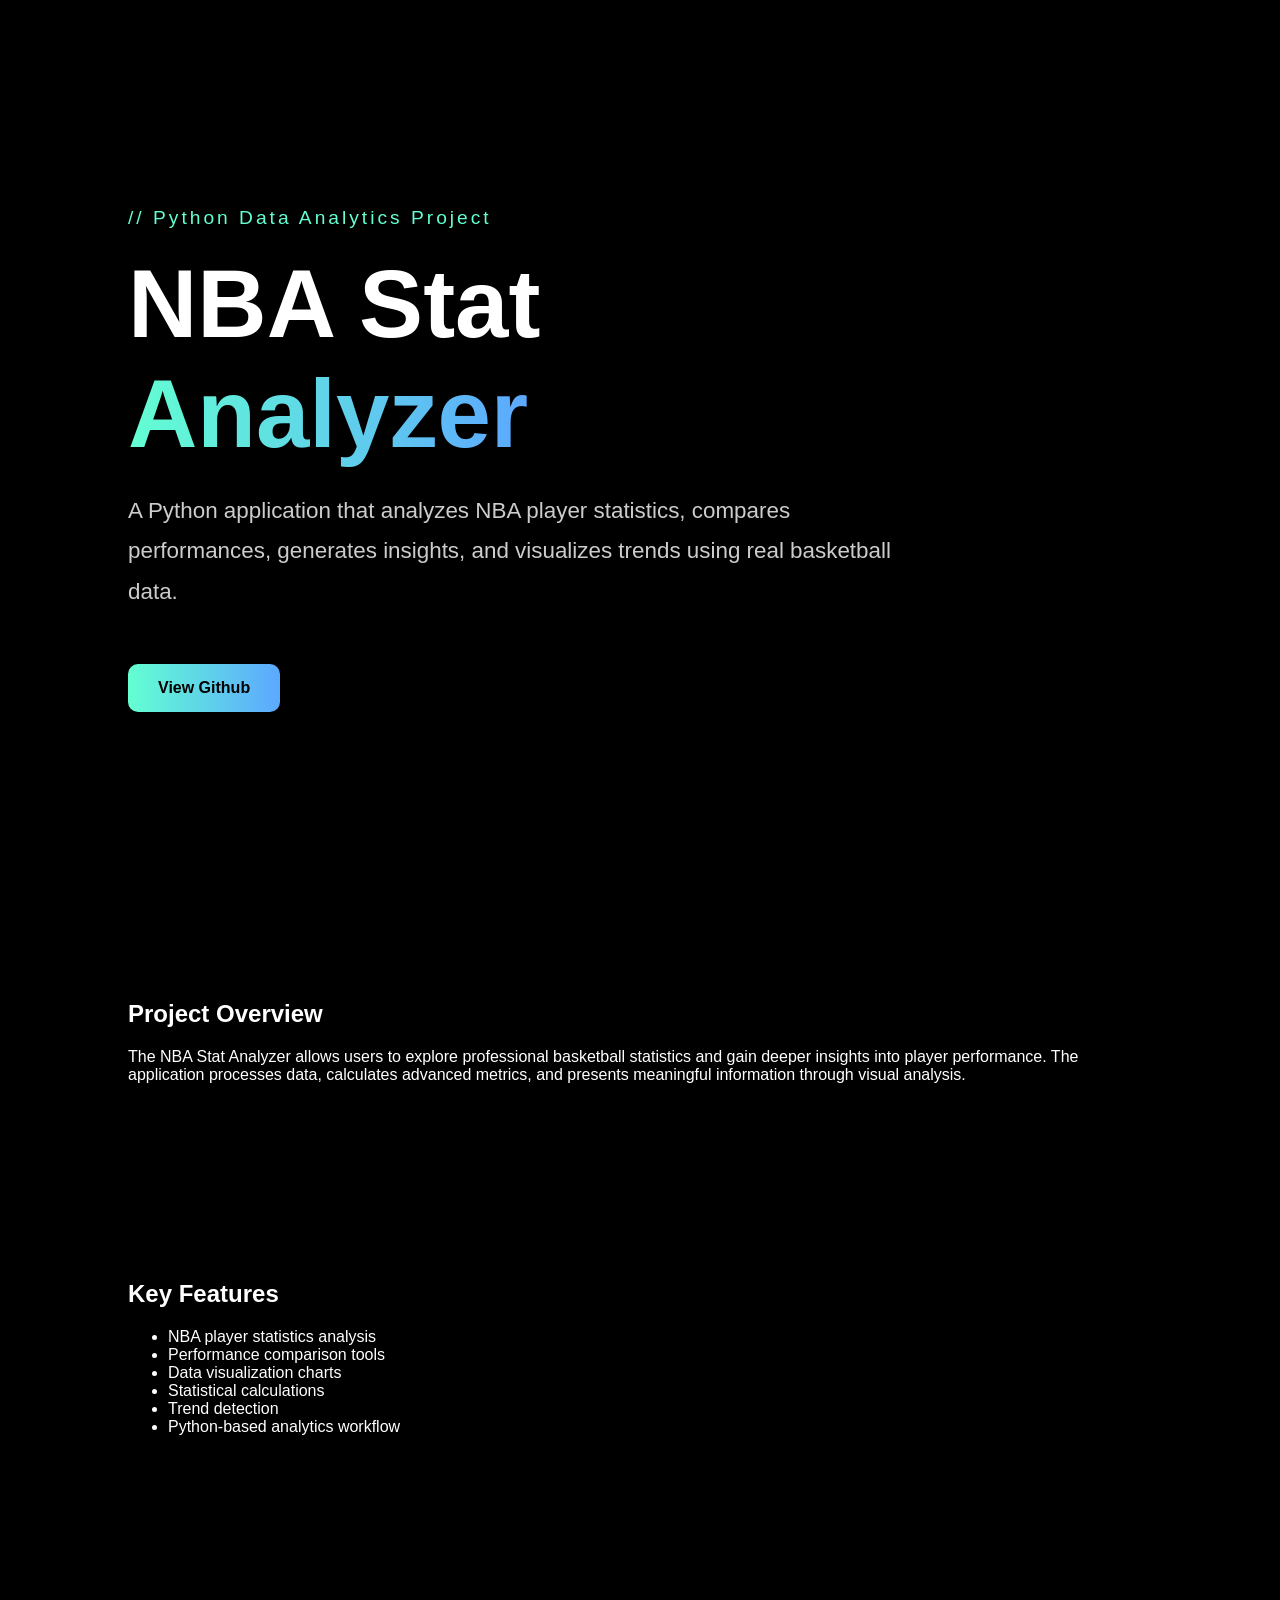
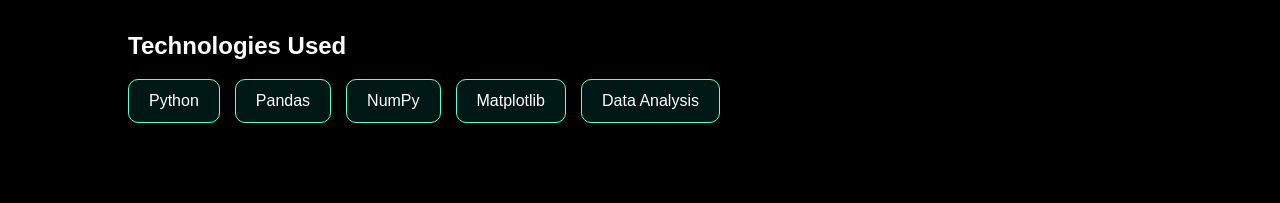
<file: nba_analyzer.html>
<!DOCTYPE html>
<html>

<head>
    <title>NBA Stat Analyzer</title>

    <link rel="stylesheet" href="analyzer.css">

    <link rel="icon" href="favicon.jpeg">
</head>

<body>

<section class="hero">

    <div class="hero-content">

        <p class="tag">// Python Data Analytics Project</p>

        <h1>
            NBA Stat
            <span>Analyzer</span>
        </h1>

        <p class="description">

            A Python application that analyzes NBA player
            statistics, compares performances,
            generates insights, and visualizes trends
            using real basketball data.

        </p>

        <div class="buttons">

            <a href="https://github.com/salas-son-programming/NBA_stat_analyzer"
               target="_blank"
               class="btn-primary">
               View Github
            </a>

        </div>

    </div>

</section>

<section>

    <h2>Project Overview</h2>

    <p>

        The NBA Stat Analyzer allows users to explore
        professional basketball statistics and gain
        deeper insights into player performance.

        The application processes data, calculates
        advanced metrics, and presents meaningful
        information through visual analysis.

    </p>

</section>

<section>

    <h2>Key Features</h2>

    <ul>

        <li>NBA player statistics analysis</li>

        <li>Performance comparison tools</li>

        <li>Data visualization charts</li>

        <li>Statistical calculations</li>

        <li>Trend detection</li>

        <li>Python-based analytics workflow</li>

    </ul>

</section>

<section>

    <h2>Technologies Used</h2>

    <div class="skills">

        <span>Python</span>
        <span>Pandas</span>
        <span>NumPy</span>
        <span>Matplotlib</span>
        <span>Data Analysis</span>

    </div>

</section>

</body>
</html>
</file>
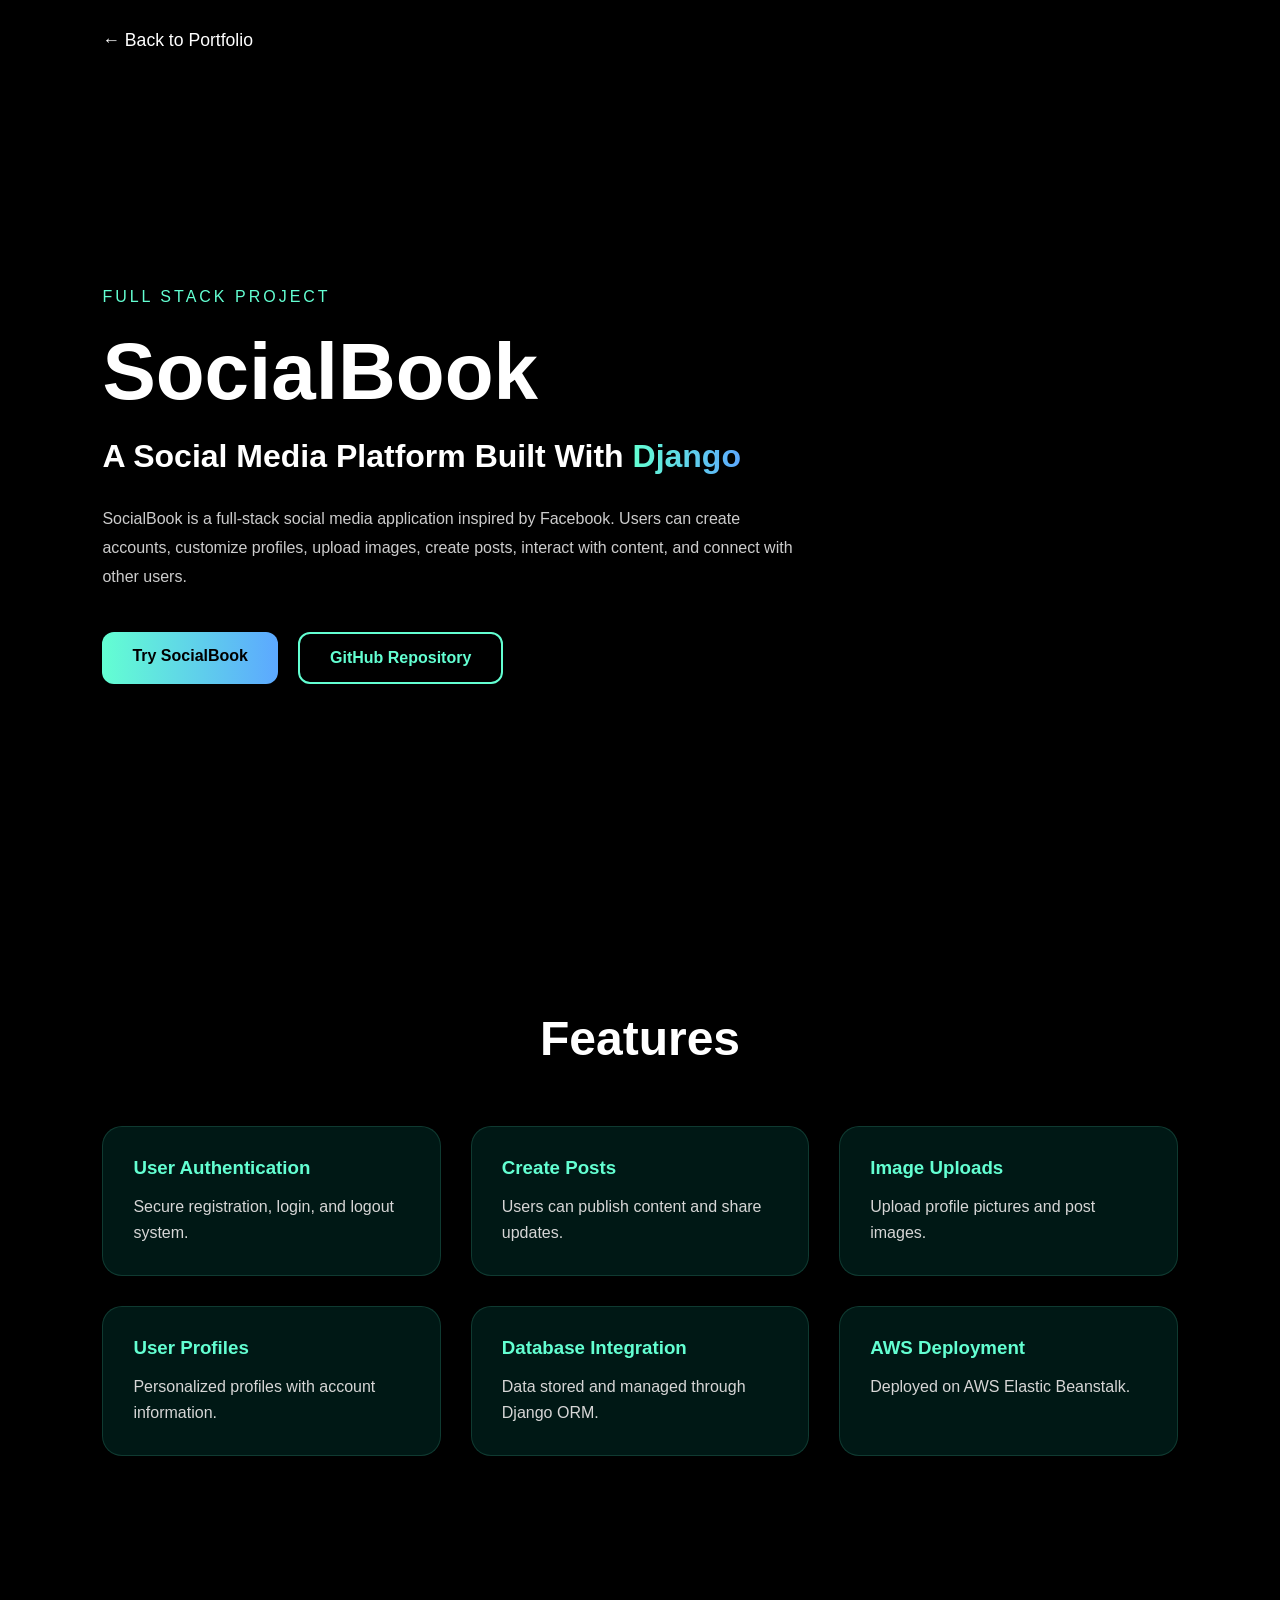
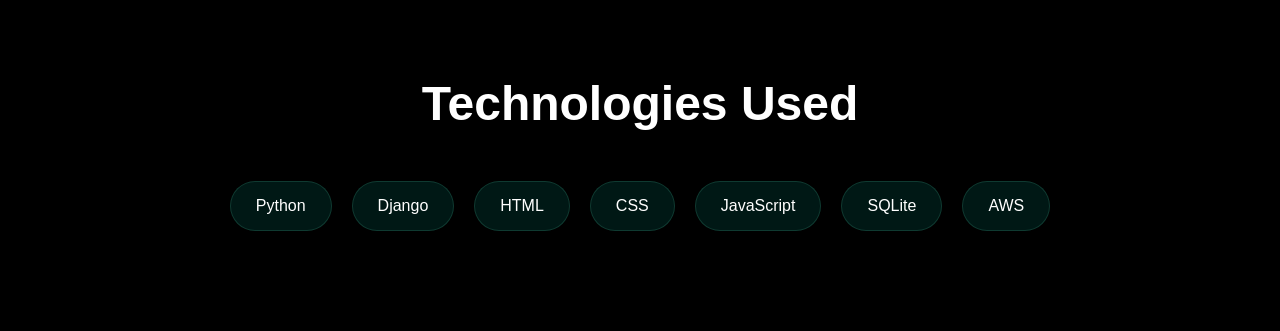
<file: socialbook.html>
<!DOCTYPE html>
<html lang="en">
<head>
    <meta charset="UTF-8">
    <meta name="viewport" content="width=device-width, initial-scale=1.0">
    <title>SocialBook Project</title>
    <link rel="stylesheet" href="socialbook.css">
</head>
<body>

    <nav>
        <a href="index.html">← Back to Portfolio</a>
    </nav>

    <section class="hero">

        <div class="hero-text">
            <p class="tag">FULL STACK PROJECT</p>

            <h1>SocialBook</h1>

            <h2>
                A Social Media Platform Built With
                <span>Django</span>
            </h2>

            <p class="description">
                SocialBook is a full-stack social media application inspired by Facebook.
                Users can create accounts, customize profiles, upload images,
                create posts, interact with content, and connect with other users.
            </p>

            <div class="buttons">

                <a href="http://social-book-env.eba-5sfkmpmv.us-east-2.elasticbeanstalk.com"
                   target="_blank"
                   class="live-btn">
                    Try SocialBook
                </a>

                <a href="https://github.com/salas-son-programming/Social-Media-App/tree/main/social_book"
                   target="_blank"
                   class="github-btn">
                    GitHub Repository
                </a>

            </div>
        </div>

        <!-- <div class="hero-image">
            <img src="socialbook_background.png" alt="SocialBook">
        </div> -->

    </section>

    <section class="features">

        <h2>Features</h2>

        <div class="features-grid">

            <div class="feature-card">
                <h3>User Authentication</h3>
                <p>Secure registration, login, and logout system.</p>
            </div>

            <div class="feature-card">
                <h3>Create Posts</h3>
                <p>Users can publish content and share updates.</p>
            </div>

            <div class="feature-card">
                <h3>Image Uploads</h3>
                <p>Upload profile pictures and post images.</p>
            </div>

            <div class="feature-card">
                <h3>User Profiles</h3>
                <p>Personalized profiles with account information.</p>
            </div>

            <div class="feature-card">
                <h3>Database Integration</h3>
                <p>Data stored and managed through Django ORM.</p>
            </div>

            <div class="feature-card">
                <h3>AWS Deployment</h3>
                <p>Deployed on AWS Elastic Beanstalk.</p>
            </div>

        </div>

    </section>

    <section class="tech-stack">

        <h2>Technologies Used</h2>

        <div class="tech-container">

            <span>Python</span>
            <span>Django</span>
            <span>HTML</span>
            <span>CSS</span>
            <span>JavaScript</span>
            <span>SQLite</span>
            <span>AWS</span>

        </div>

    </section>

</body>
</html>
</file>
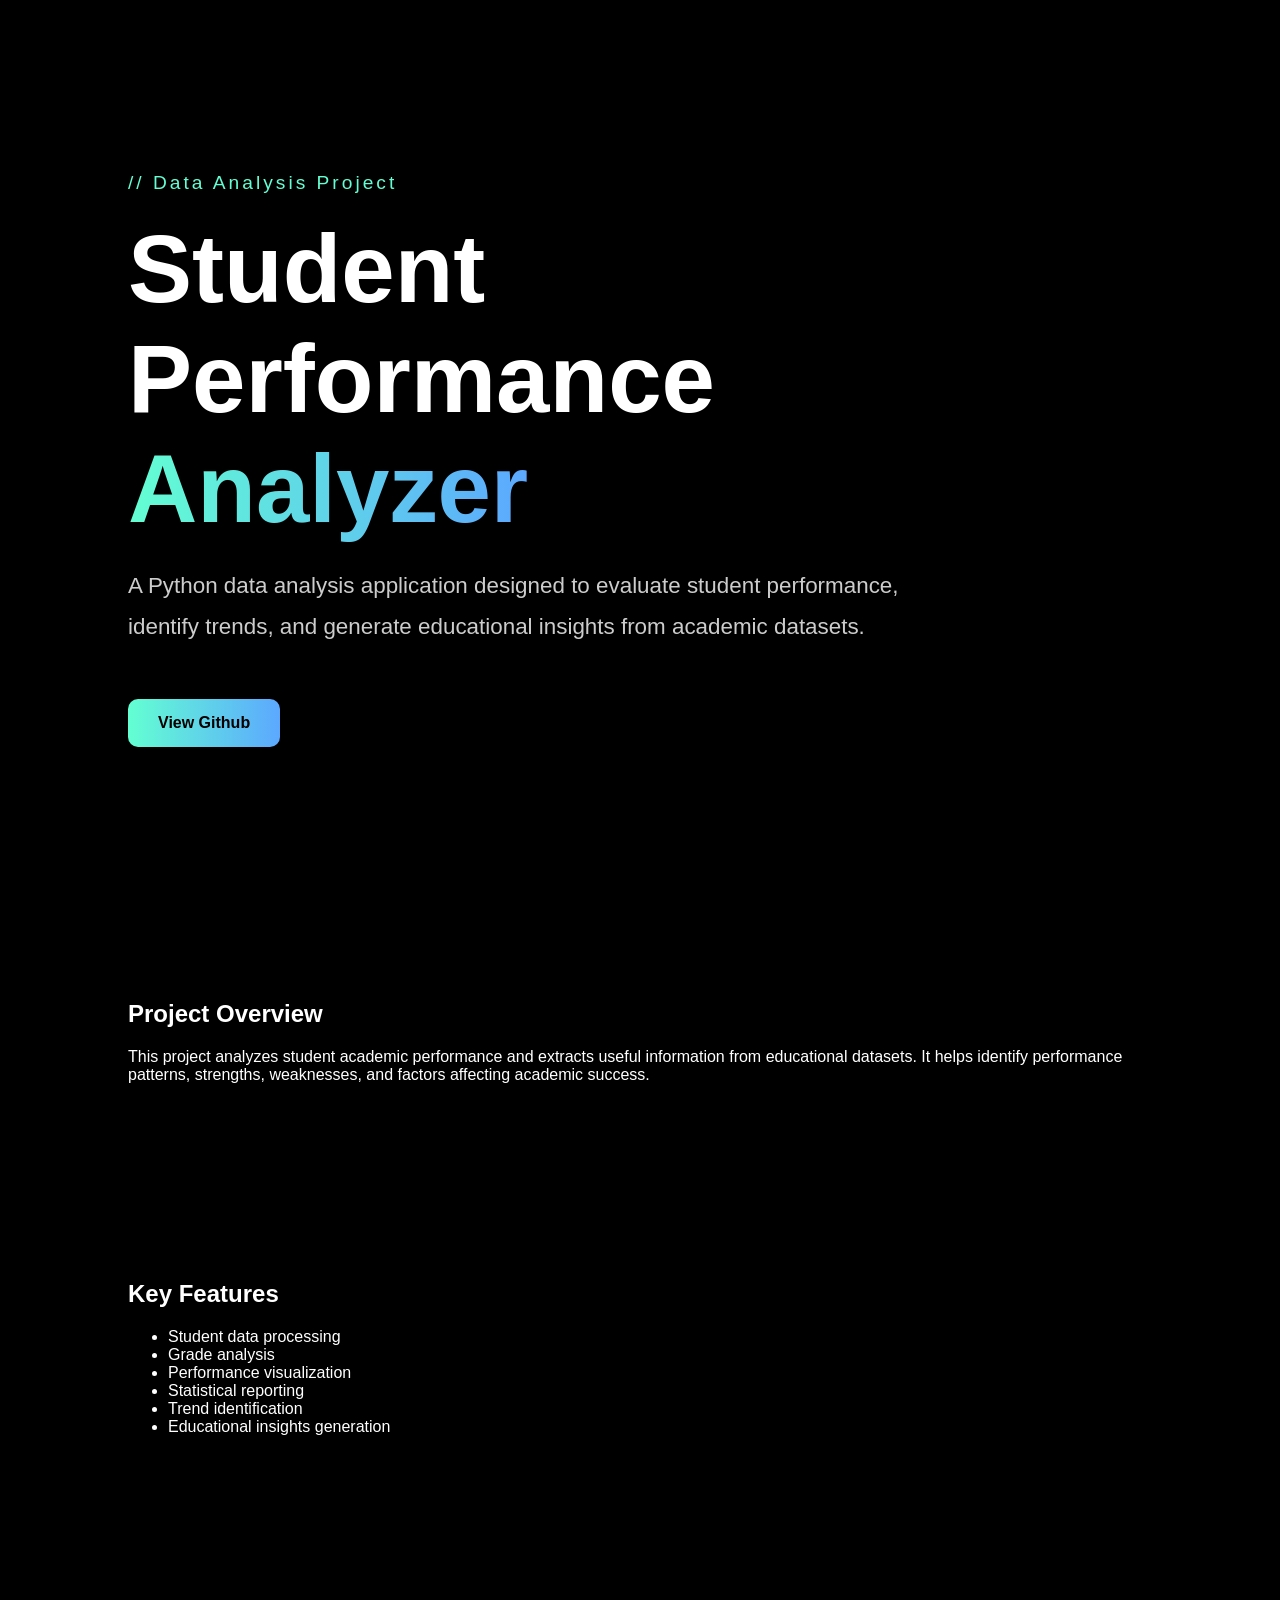
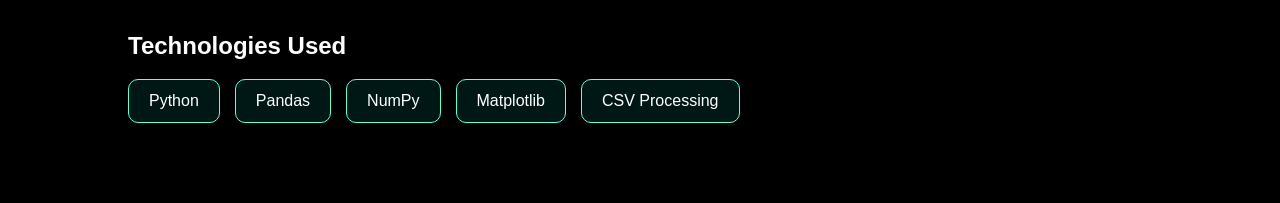
<file: student_analyzer.html>
<!DOCTYPE html>
<html>

<head>

    <title>Student Performance Analyzer</title>

    <link rel="stylesheet"
          href="analyzer.css">

</head>

<body>

<section class="hero">

    <div class="hero-content">

        <p class="tag">// Data Analysis Project</p>

        <h1>

            Student Performance
            <span>Analyzer</span>

        </h1>

        <p class="description">

            A Python data analysis application
            designed to evaluate student performance,
            identify trends, and generate educational
            insights from academic datasets.

        </p>

        <div class="buttons">

            <a href="https://github.com/salas-son-programming/Student_Performance_Analyzer"
               target="_blank"
               class="btn-primary">

               View Github

            </a>

        </div>

    </div>

</section>

<section>

    <h2>Project Overview</h2>

    <p>

        This project analyzes student academic
        performance and extracts useful information
        from educational datasets.

        It helps identify performance patterns,
        strengths, weaknesses, and factors affecting
        academic success.

    </p>

</section>

<section>

    <h2>Key Features</h2>

    <ul>

        <li>Student data processing</li>

        <li>Grade analysis</li>

        <li>Performance visualization</li>

        <li>Statistical reporting</li>

        <li>Trend identification</li>

        <li>Educational insights generation</li>

    </ul>

</section>

<section>

    <h2>Technologies Used</h2>

    <div class="skills">

        <span>Python</span>
        <span>Pandas</span>
        <span>NumPy</span>
        <span>Matplotlib</span>
        <span>CSV Processing</span>

    </div>

</section>

</body>
</html>
</file>
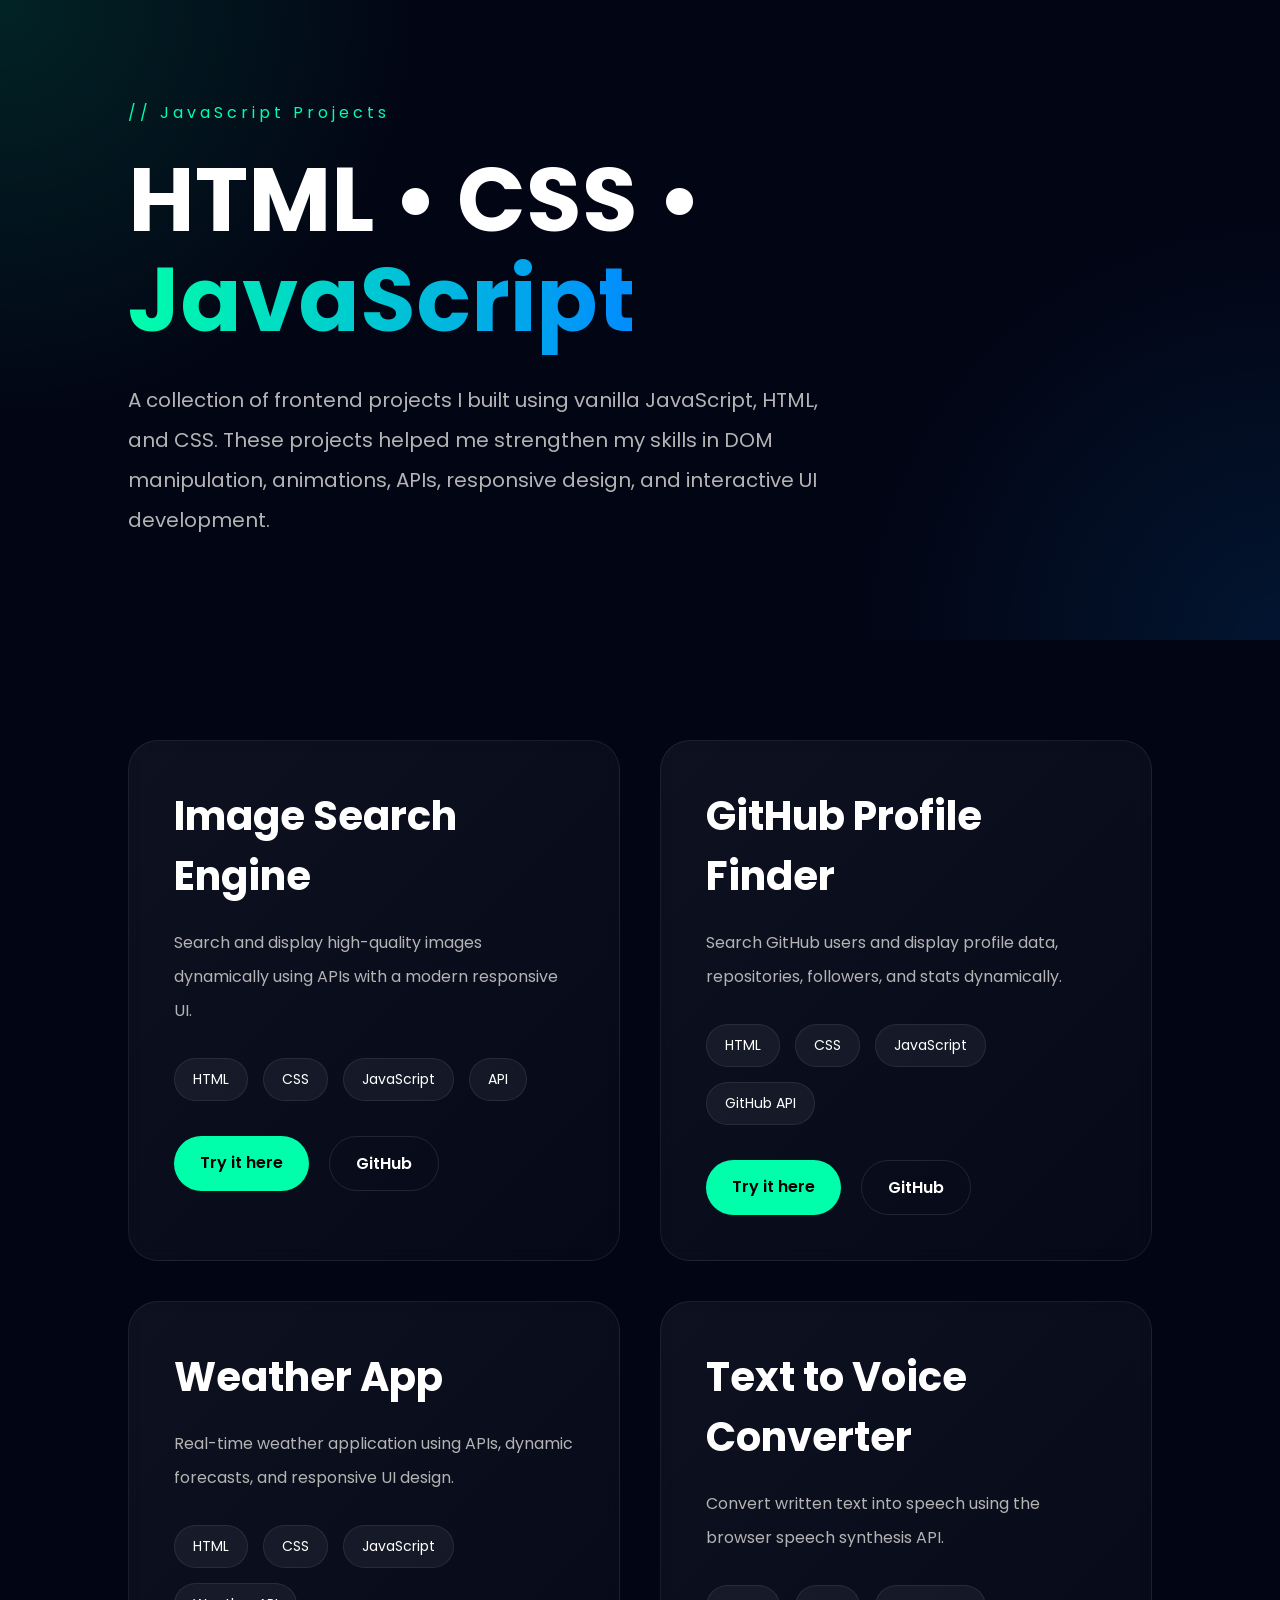
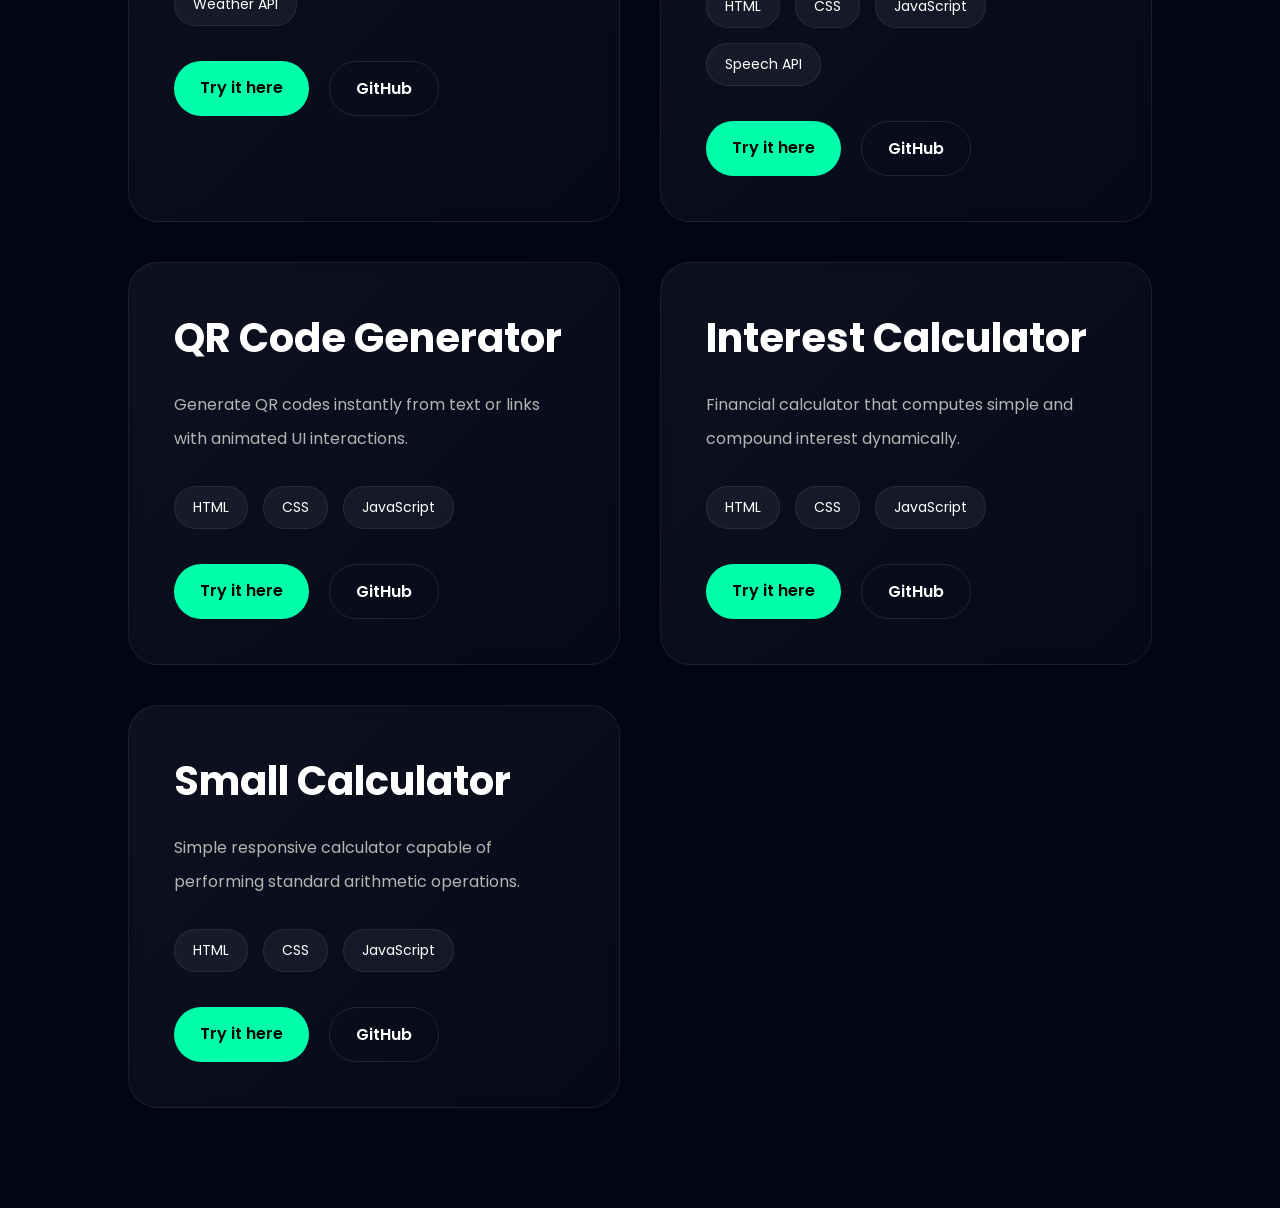
<file: web_projects.html>
<!DOCTYPE html>
<html lang="en">
<head>

    <meta charset="UTF-8">

    <meta name="viewport"
    content="width=device-width, initial-scale=1.0">

    <title>Web Projects</title>
    <link rel="icon" type="image" href="favicon.jpeg">

    <link rel="stylesheet" href="web_projects.css">

    <link rel="preconnect"
    href="https://fonts.googleapis.com">

    <link href="https://fonts.googleapis.com/css2?family=Poppins:wght@300;400;500;600;700&display=swap"
    rel="stylesheet">

</head>

<body>

    <section class="hero">

        <p class="small-title">// JavaScript Projects</p>

        <h1>

            HTML • CSS •
            <span>JavaScript</span>

        </h1>

        <p class="hero-description">

            A collection of frontend projects I built
            using vanilla JavaScript, HTML, and CSS.
            These projects helped me strengthen my
            skills in DOM manipulation, animations,
            APIs, responsive design, and interactive UI development.

        </p>

    </section>

    <!-- PROJECTS -->

    <section class="projects-section">

        <div class="projects-grid">

            <!-- MOST ATTRACTIVE -->

            <div class="project-card">

                <div class="project-content">

                    <h2>Image Search Engine</h2>

                    <p>

                        Search and display high-quality images dynamically
                        using APIs with a modern responsive UI.

                    </p>

                    <div class="tech-stack">

                        <span>HTML</span>
                        <span>CSS</span>
                        <span>JavaScript</span>
                        <span>API</span>

                    </div>

                    <div class="buttons">

                        <a href="https://js-web-projects.github.io/image-search-engine/"
                        target="_blank"
                        class="try-btn">

                            Try it here

                        </a>

                        <a href="https://github.com/js-web-projects/image-search-engine"
                        target="_blank"
                        class="github-btn">

                            GitHub

                        </a>

                    </div>

                </div>

            </div>


            <!-- 2 -->

            <div class="project-card">

                <div class="project-content">

                    <h2>GitHub Profile Finder</h2>

                    <p>

                        Search GitHub users and display profile data,
                        repositories, followers, and stats dynamically.

                    </p>

                    <div class="tech-stack">

                        <span>HTML</span>
                        <span>CSS</span>
                        <span>JavaScript</span>
                        <span>GitHub API</span>

                    </div>

                    <div class="buttons">

                        <a href="https://js-web-projects.github.io/GitHub-Profile-Finder/"
                        target="_blank"
                        class="try-btn">

                            Try it here

                        </a>

                        <a href="https://github.com/js-web-projects/GitHub-Profile-Finder"
                        target="_blank"
                        class="github-btn">

                            GitHub

                        </a>

                    </div>

                </div>

            </div>


            <!-- 3 -->

            <div class="project-card">

                <div class="project-content">

                    <h2>Weather App</h2>

                    <p>

                        Real-time weather application using APIs,
                        dynamic forecasts, and responsive UI design.

                    </p>

                    <div class="tech-stack">

                        <span>HTML</span>
                        <span>CSS</span>
                        <span>JavaScript</span>
                        <span>Weather API</span>

                    </div>

                    <div class="buttons">

                        <a href="https://js-web-projects.github.io/weather-app-javascript-"
                        target="_blank"
                        class="try-btn">

                            Try it here

                        </a>

                        <a href="https://github.com/js-web-projects/weather-app-javascript-"
                        target="_blank"
                        class="github-btn">

                            GitHub

                        </a>

                    </div>

                </div>

            </div>


            <!-- 4 -->

            <div class="project-card">

                <div class="project-content">

                    <h2>Text to Voice Converter</h2>

                    <p>

                        Convert written text into speech using the
                        browser speech synthesis API.

                    </p>

                    <div class="tech-stack">

                        <span>HTML</span>
                        <span>CSS</span>
                        <span>JavaScript</span>
                        <span>Speech API</span>

                    </div>

                    <div class="buttons">

                        <a href="https://js-web-projects.github.io/Text-to-voice-converter/"
                        target="_blank"
                        class="try-btn">

                            Try it here

                        </a>

                        <a href="https://github.com/js-web-projects/Text-to-voice-converter"
                        target="_blank"
                        class="github-btn">

                            GitHub

                        </a>

                    </div>

                </div>

            </div>


            <!-- 5 -->

            <div class="project-card">

                <div class="project-content">

                    <h2>QR Code Generator</h2>

                    <p>

                        Generate QR codes instantly from text
                        or links with animated UI interactions.

                    </p>

                    <div class="tech-stack">

                        <span>HTML</span>
                        <span>CSS</span>
                        <span>JavaScript</span>

                    </div>

                    <div class="buttons">

                        <a href="https://js-web-projects.github.io/QR-code-generator/"
                        target="_blank"
                        class="try-btn">

                            Try it here

                        </a>

                        <a href="https://github.com/js-web-projects/QR-code-generator"
                        target="_blank"
                        class="github-btn">

                            GitHub

                        </a>

                    </div>

                </div>

            </div>


            <!-- 6 -->

            <div class="project-card">

                <div class="project-content">

                    <h2>Interest Calculator</h2>

                    <p>

                        Financial calculator that computes
                        simple and compound interest dynamically.

                    </p>

                    <div class="tech-stack">

                        <span>HTML</span>
                        <span>CSS</span>
                        <span>JavaScript</span>

                    </div>

                    <div class="buttons">

                        <a href="https://github.com/js-web-projects/Interest-Calculator/actions/runs/25900635901/job/76123092357"
                        target="_blank"
                        class="try-btn">

                            Try it here

                        </a>

                        <a href="https://github.com/js-web-projects/Interest-Calculator/"
                        target="_blank"
                        class="github-btn">

                            GitHub

                        </a>

                    </div>

                </div>

            </div>


            <!-- LEAST ATTRACTIVE -->

            <div class="project-card">

                <div class="project-content">

                    <h2>Small Calculator</h2>

                    <p>

                        Simple responsive calculator capable
                        of performing standard arithmetic operations.

                    </p>

                    <div class="tech-stack">

                        <span>HTML</span>
                        <span>CSS</span>
                        <span>JavaScript</span>

                    </div>

                    <div class="buttons">

                        <a href="https://js-web-projects.github.io/Small_Calculator/"
                        target="_blank"
                        class="try-btn">

                            Try it here

                        </a>

                        <a href="https://github.com/js-web-projects/Small_Calculator/"
                        target="_blank"
                        class="github-btn">

                            GitHub

                        </a>

                    </div>

                </div>

            </div>

    </section>

</body>
</html>
</file>
<file: analyzer.css>
body{

    background:black;
    color:white;

    font-family:Arial, sans-serif;

    padding:0;
    margin:0;

}

.hero{

    min-height:100vh;

    display:flex;

    align-items:center;

    padding:0 10%;

}

.hero-content{

    max-width:800px;

}

.tag{

    color:#63ffd2;

    font-size:1.2rem;

    letter-spacing:3px;

}

h1{

    font-size:6rem;

    margin:20px 0;

}

h1 span{

    background:linear-gradient(
    to right,
    #63ffd2,
    #5ca8ff
    );

    -webkit-background-clip:text;
    -webkit-text-fill-color:transparent;

}

.description{

    font-size:1.4rem;

    line-height:1.8;

    color:#cccccc;

}

.btn-primary{

    display:inline-block;

    margin-top:30px;

    padding:15px 30px;

    text-decoration:none;

    background:linear-gradient(
    to right,
    #63ffd2,
    #5ca8ff
    );

    color:black;

    border-radius:10px;

    font-weight:bold;

}

section{

    padding:80px 10%;

}

.skills{

    display:flex;

    flex-wrap:wrap;

    gap:15px;

}

.skills span{

    background:rgb(0,24,21);

    padding:12px 20px;

    border-radius:10px;

    border:1px solid #63ffd2;

}

@media(max-width:768px){

    h1{

        font-size:3.5rem;

    }

}
</file>
<file: socialbook.css>
*{
    margin:0;
    padding:0;
    box-sizing:border-box;
}

body{
    background:black;
    color:white;
    font-family:Arial, Helvetica, sans-serif;
}

html{
    scroll-behavior:smooth;
}

nav{
    padding:30px 8%;
}

nav a{
    color:white;
    text-decoration:none;
    font-size:1.1rem;
}

.hero{
    min-height:90vh;

    display:flex;
    justify-content:space-between;
    align-items:center;

    gap:80px;

    padding:0 8%;
}

.hero-text{
    flex:1;
}

.tag{
    color:#63ffd2;
    letter-spacing:3px;
    margin-bottom:20px;
}

.hero h1{
    font-size:5rem;
    margin-bottom:20px;
}

.hero h2{
    font-size:2rem;
    margin-bottom:30px;
}

.hero h2 span{
    background:linear-gradient(to right,#63ffd2,#5ca8ff);

    -webkit-background-clip:text;
    -webkit-text-fill-color:transparent;
}

.description{
    color:#cccccc;
    line-height:1.8;
    max-width:700px;
}

.hero-image{
    flex:1;
    display:flex;
    justify-content:center;
}

.hero-image img{
    width:100%;
    max-width:500px;

    border-radius:25px;

    transition:0.4s;
}

.hero-image img:hover{
    transform:translateY(-10px);
}

.buttons{
    display:flex;
    gap:20px;
    margin-top:40px;
    flex-wrap:wrap;
}

.live-btn,
.github-btn{

    text-decoration:none;

    padding:15px 30px;

    border-radius:12px;

    font-weight:bold;

    transition:0.3s;
}

.live-btn{
    background:linear-gradient(to right,#63ffd2,#5ca8ff);
    color:black;
}

.github-btn{
    border:2px solid #63ffd2;
    color:#63ffd2;
}

.live-btn:hover,
.github-btn:hover{
    transform:translateY(-5px);
}

.features{
    padding:120px 8%;
}

.features h2{
    text-align:center;
    font-size:3rem;
    margin-bottom:60px;
}

.features-grid{
    display:grid;
    grid-template-columns:repeat(3,1fr);
    gap:30px;
}

.feature-card{

    background:rgb(0,24,21);

    padding:30px;

    border-radius:20px;

    border:1px solid rgba(99,255,210,0.15);

    transition:0.4s;
}

.feature-card:hover{
    transform:translateY(-10px);
}

.feature-card h3{
    color:#63ffd2;
    margin-bottom:15px;
}

.feature-card p{
    color:#d6d6d6;
    line-height:1.6;
}

.tech-stack{
    padding:100px 8%;
}

.tech-stack h2{
    text-align:center;
    font-size:3rem;
    margin-bottom:50px;
}

.tech-container{
    display:flex;
    justify-content:center;
    flex-wrap:wrap;
    gap:20px;
}

.tech-container span{

    padding:15px 25px;

    border-radius:50px;

    background:rgb(0,24,21);

    border:1px solid rgba(99,255,210,0.15);
}

/* TABLETS */

@media(max-width:1000px){

    .hero{
        flex-direction:column;
        text-align:center;
        padding-top:50px;
    }

    .hero h1{
        font-size:4rem;
    }

    .features-grid{
        grid-template-columns:1fr 1fr;
    }
}

/* PHONES */

@media(max-width:700px){

    .hero h1{
        font-size:3rem;
    }

    .hero h2{
        font-size:1.5rem;
    }

    .features-grid{
        grid-template-columns:1fr;
    }

    .buttons{
        justify-content:center;
    }

    .hero-image img{
        max-width:350px;
    }
}
</file>
<file: web_projects.css>
*{
    margin: 0;
    padding: 0;
    box-sizing: border-box;
}

body{
    background: rgb(2, 5, 20);

    color: white;

    font-family: 'Poppins', sans-serif;

    overflow-x: hidden;
}

/* HERO */

.hero{

    min-height: 60vh;

    display: flex;

    flex-direction: column;

    justify-content: center;

    padding: 100px 10%;

    background:
    radial-gradient(circle at top left,
    rgba(0,255,170,0.12),
    transparent 30%),

    radial-gradient(circle at bottom right,
    rgba(0,140,255,0.12),
    transparent 30%);
}

.small-title{

    color: rgb(0,255,170);

    letter-spacing: 4px;

    margin-bottom: 25px;
}

.hero h1{

    font-size: 90px;

    line-height: 100px;

    margin-bottom: 30px;
}

.hero h1 span{

    background: linear-gradient(
    to right,
    rgb(0,255,170),
    rgb(0,140,255));

    -webkit-background-clip: text;

    -webkit-text-fill-color: transparent;
}

.hero-description{

    width: 70%;

    color: rgb(180,180,180);

    line-height: 40px;

    font-size: 20px;
}

/* PROJECTS */

.projects-section{

    padding: 100px 10%;
}

.projects-grid{

    display: grid;

    grid-template-columns: repeat(2,1fr);

    gap: 40px;
}

/* CARD */

.project-card{

    position: relative;

    border-radius: 30px;

    overflow: hidden;

    min-height: 350px;

    background:
    linear-gradient(
    135deg,
    rgba(255,255,255,0.05),
    rgba(255,255,255,0.02));

    border: 1px solid rgba(255,255,255,0.08);

    transition: 0.5s ease;

    backdrop-filter: blur(10px);
}

.project-card:hover{

    transform: translateY(-15px);

    border-color: rgb(0,255,170);

    box-shadow:
    0 0 40px rgba(0,255,170,0.15);
}

.project-content{

    padding: 45px;
}

.project-content h2{

    font-size: 40px;

    margin-bottom: 20px;
}

.project-content p{

    color: rgb(180,180,180);

    line-height: 34px;

    margin-bottom: 30px;
}

/* TECH STACK */

.tech-stack{

    display: flex;

    gap: 15px;

    flex-wrap: wrap;

    margin-bottom: 35px;
}

.tech-stack span{

    padding: 10px 18px;

    border-radius: 30px;

    background: rgba(255,255,255,0.05);

    border: 1px solid rgba(255,255,255,0.08);

    font-size: 14px;
}

/* BUTTONS */

.buttons{

    display: flex;

    gap: 20px;
}

.try-btn,
.github-btn{

    text-decoration: none;

    padding: 14px 26px;

    border-radius: 50px;

    transition: 0.4s ease;

    font-weight: 600;
}

.try-btn{

    background: rgb(0,255,170);

    color: black;
}

.try-btn:hover{

    transform: translateY(-5px);

    box-shadow:
    0 0 30px rgba(0,255,170,0.3);
}

.github-btn{

    border: 1px solid rgba(255,255,255,0.1);

    color: white;
}

.github-btn:hover{

    background: rgba(255,255,255,0.05);

    transform: translateY(-5px);
}

/* RESPONSIVE */

@media(max-width:1000px){

    .projects-grid{
        grid-template-columns: 1fr;
    }

    .hero h1{
        font-size: 70px;
        line-height: 80px;
    }

    .hero-description{
        width: 100%;
    }
}

@media(max-width:700px){

    .hero h1{
        font-size: 50px;
        line-height: 60px;
    }

    .project-content h2{
        font-size: 30px;
    }

    .buttons{
        flex-direction: column;
    }
}
</file>
